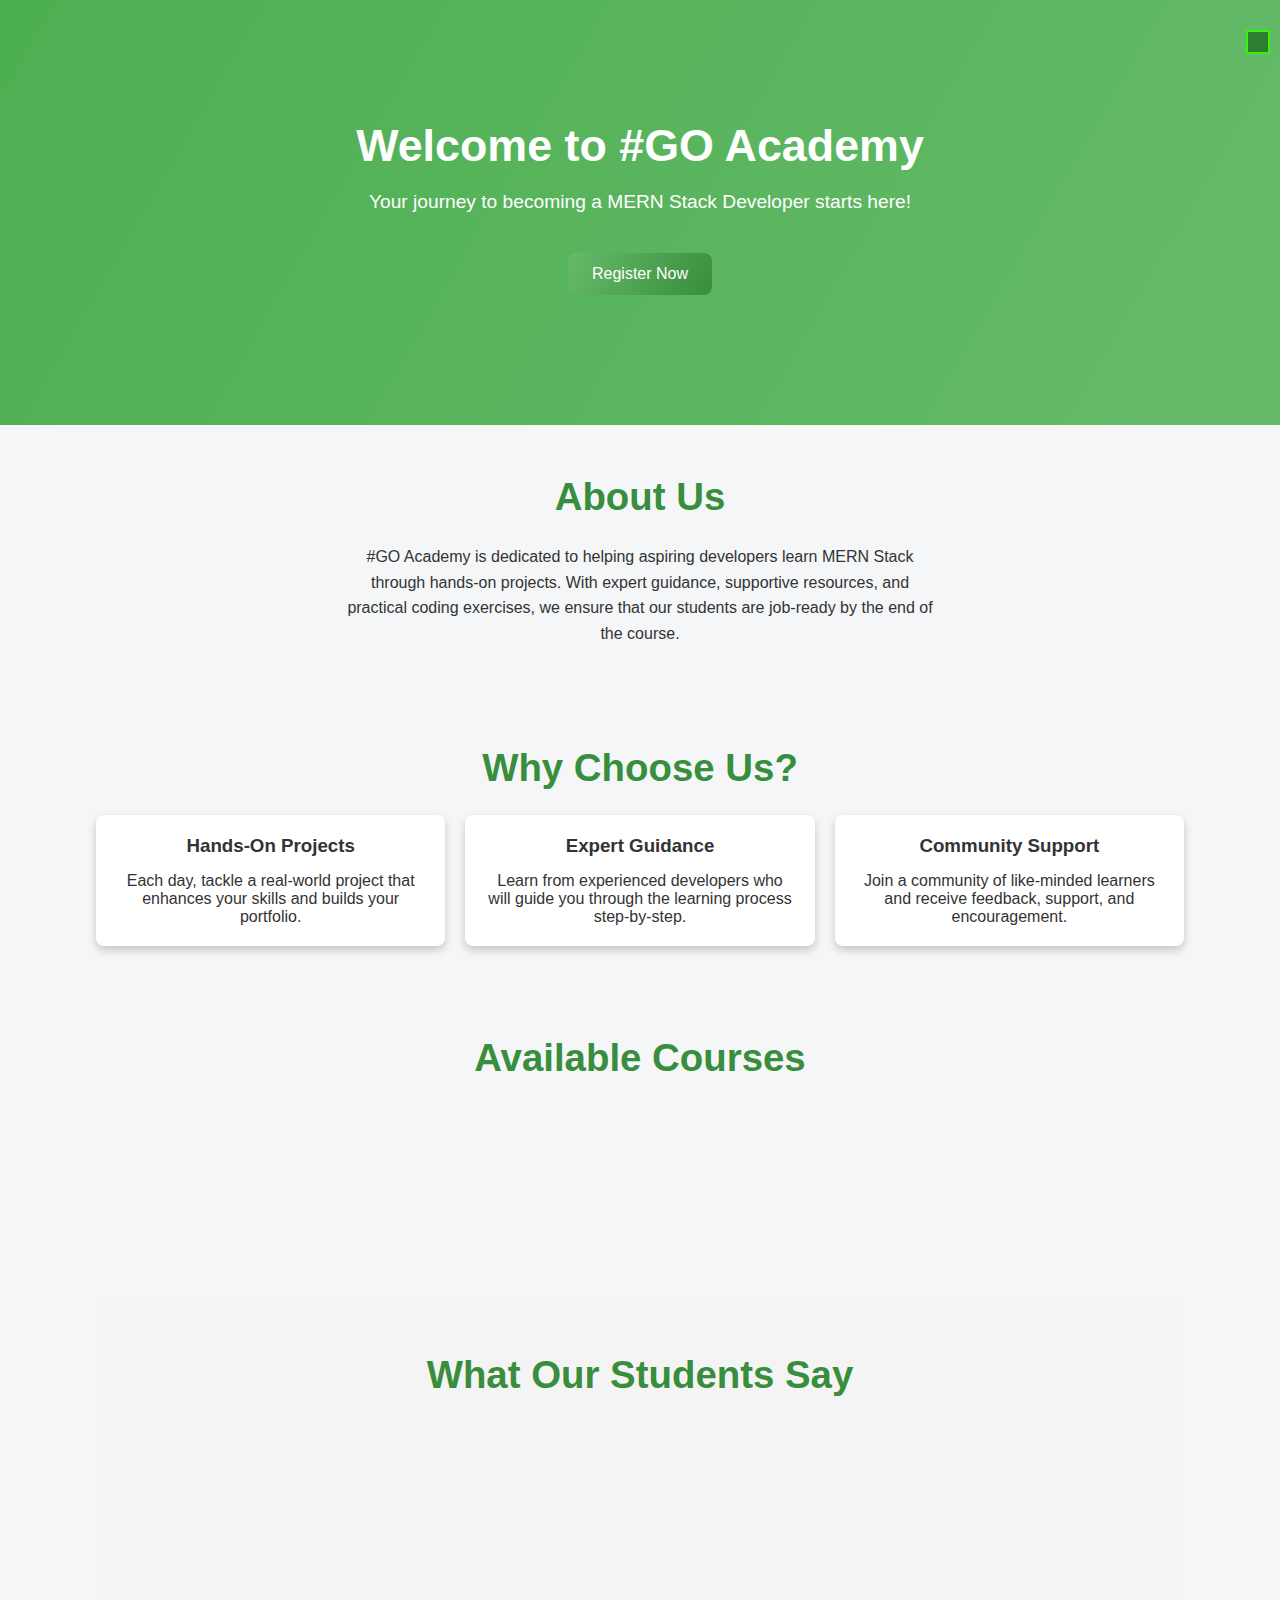
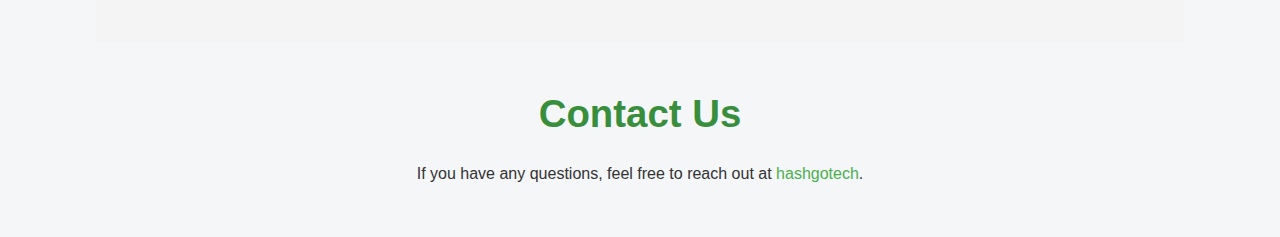
<file: index.html>
<!DOCTYPE html>
<html lang="en">
  <head>
    <meta charset="UTF-8" />
    <meta name="viewport" content="width=device-width, initial-scale=1.0" />
    <title>Hash GO</title>
    <link rel="stylesheet" href="styles.css" />
    <link
      rel="stylesheet"
      href="https://cdnjs.cloudflare.com/ajax/libs/font-awesome/5.15.3/css/all.min.css"
    />
  </head>
  <body>
    <!-- Header Section -->
    <header>
      <div class="container">
        <h1>Welcome to #GO Academy</h1>
        <p>Your journey to becoming a MERN Stack Developer starts here!</p>
        <button onclick="openRegistrationForm()">Register Now</button>
        <p id="countdown-timer" class="timer"></p>
      </div>
    </header>

    <!-- About Us Section -->
    <section id="about" class="container animated-card">
      <h2>About Us</h2>
      <p>
        #GO Academy is dedicated to helping aspiring developers learn MERN Stack
        through hands-on projects. With expert guidance, supportive resources,
        and practical coding exercises, we ensure that our students are
        job-ready by the end of the course.
      </p>
    </section>

    <!-- Features Section -->
    <section id="features" class="container">
      <h2>Why Choose Us?</h2>
      <div class="feature-list">
        <div class="feature-item animated-card">
          <h3>Hands-On Projects</h3>
          <p>
            Each day, tackle a real-world project that enhances your skills and
            builds your portfolio.
          </p>
        </div>
        <div class="feature-item animated-card">
          <h3>Expert Guidance</h3>
          <p>
            Learn from experienced developers who will guide you through the
            learning process step-by-step.
          </p>
        </div>
        <div class="feature-item animated-card">
          <h3>Community Support</h3>
          <p>
            Join a community of like-minded learners and receive feedback,
            support, and encouragement.
          </p>
        </div>
      </div>
    </section>

    <!-- Courses Section -->
    <section id="courses" class="container">
      <h2>Available Courses</h2>
      <div class="course-list">
        <div class="course-card animated-card">
          <h3>10 Projects in 15 Days</h3>
          <p>Learn the MERN Stack by building 10 hands-on projects!</p>
          <button onclick="openRegistrationForm()">Register</button>
          <button onclick="openCourseDetails()">Learn More</button>
        </div>

        <!-- Additional courses can be added here -->
      </div>
    </section>

    <!-- Testimonials Section -->
    <section id="testimonials" class="container">
      <h2>What Our Students Say</h2>
      <div class="testimonial-list">
        <div class="testimonial-item animated-card">
          <p>
            "I learned so much in just 15 days! The projects were engaging, and
            I felt supported every step of the way."
          </p>
          <p><strong>- sankar, Student</strong></p>
        </div>
        <div class="testimonial-item animated-card">
          <p>
            "The hands-on projects were exactly what I needed to build my
            skills. I now feel confident applying for jobs!"
          </p>
          <p><strong>- dk, Junior Developer</strong></p>
        </div>
      </div>
    </section>

    <!-- Contact Section -->
    <section id="contact" class="">
      <h2>Contact Us</h2>
      <p>
        If you have any questions, feel free to reach out at
        <a href="#">hashgotech</a>.
      </p>
    </section>

    <!-- Modal for Course Details -->
    <div id="course-details-modal" class="course-details-modal">
      <div class="course-details-content">
        <span class="close-btn" onclick="closeCourseDetails()">&times;</span>
        <h3>Course Overview</h3>
        <p>
          In this course, you will build 10 projects in just 15 days. Learn key
          web development concepts by hands-on coding experience!
        </p>
        <h4>Course Outline</h4>
        <div class="course-outline">
          <div class="outline-item">
            <i class="fas fa-tasks"></i>
            <div class="outline-text">
              <h5>1. To-Do List App</h5>
              <p>
                A basic app where users can add, edit, delete, and mark tasks as
                completed. Simple list management and task filtering.
              </p>
            </div>
          </div>
          <div class="outline-item">
            <i class="fas fa-sticky-note"></i>
            <div class="outline-text">
              <h5>2. Notes App</h5>
              <p>
                A simple app for users to write, save, and delete notes. CRUD
                functionality for text-based notes.
              </p>
            </div>
          </div>
          <div class="outline-item">
            <i class="fas fa-cloud-sun"></i>
            <div class="outline-text">
              <h5>3. Weather App</h5>
              <p>
                An app that fetches weather data based on user input for a
                location. Displays real-time weather data.
              </p>
            </div>
          </div>
          <div class="outline-item">
            <i class="fas fa-utensils"></i>
            <div class="outline-text">
              <h5>4. Recipe Book</h5>
              <p>
                Allows users to save and categorize recipes. Features include
                recipe name, ingredients, and instructions with CRUD operations.
              </p>
            </div>
          </div>
          <div class="outline-item">
            <i class="fas fa-dollar-sign"></i>
            <div class="outline-text">
              <h5>5. Expense Tracker</h5>
              <p>
                A basic app for tracking income and expenses. Features include
                add/edit/delete transactions and balance tracking.
              </p>
            </div>
          </div>
          <div class="outline-item">
            <i class="fas fa-pen-alt"></i>
            <div class="outline-text">
              <h5>6. Simple Blog</h5>
              <p>
                Create, read, edit, and delete blog posts. Simple CRUD
                operations for blog content management.
              </p>
            </div>
          </div>
          <div class="outline-item">
            <i class="fas fa-address-book"></i>
            <div class="outline-text">
              <h5>7. Contact Manager</h5>
              <p>
                A contact manager app where users can store, edit, and view
                contact details. CRUD operations for name, phone, and email.
              </p>
            </div>
          </div>
          <div class="outline-item">
            <i class="fas fa-hourglass-start"></i>
            <div class="outline-text">
              <h5>8. Countdown Timer</h5>
              <p>
                A countdown timer where users can set a target date and time.
                Includes timer display and reset functionality.
              </p>
            </div>
          </div>
          <div class="outline-item">
            <i class="fas fa-calendar-check"></i>
            <div class="outline-text">
              <h5>9. Habit Tracker</h5>
              <p>
                A habit tracker where users can track their daily habits with
                simple checkboxes for each day of the week.
              </p>
            </div>
          </div>
          <div class="outline-item">
            <i class="fas fa-quote-right"></i>
            <div class="outline-text">
              <h5>10. Quotes Generator</h5>
              <p>
                Displays a random quote on each refresh or button click. Can
                fetch quotes from an API or static list.
              </p>
            </div>
          </div>
        </div>
      </div>
    </div>

    <!-- Registration Form Modal -->
    <div id="registrationModal" class="modal">
      <div class="modal-content">
        <span class="close-button" onclick="closeRegistrationForm()"
          >&times;</span
        >
        <h2>Register for Course</h2>
        <form id="registrationForm">
          <label for="name">Full Name</label>
          <input type="text" id="name" name="name" required />

          <label for="email">Email</label>
          <input type="email" id="email" name="email" required />

          <label for="phonenumber">Phone Number</label>
          <input type="tel" id="phonenumber" name="phonenumber" required />

          <label for="course">Select Course:</label>
          <select id="course" name="course" required>
            <option value="" disabled selected hidden>Select Course</option>
            <option value="10 Projects in 15 Days">
              10 Projects in 15 Days
            </option>
          </select>

          <button type="submit">Register</button>
        </form>
      </div>
    </div>

    <!-- Toast -->
    <!-- Success Toast -->
    <div id="success-toast" class="toast success-toast">
      <span id="success-message">Operation was successful!</span>
    </div>

    <!-- Error Toast -->
    <div id="error-toast" class="toast error-toast">
      <span id="error-message">Something went wrong!</span>
    </div>

    <script src="script.js"></script>
  </body>
</html>
</file>
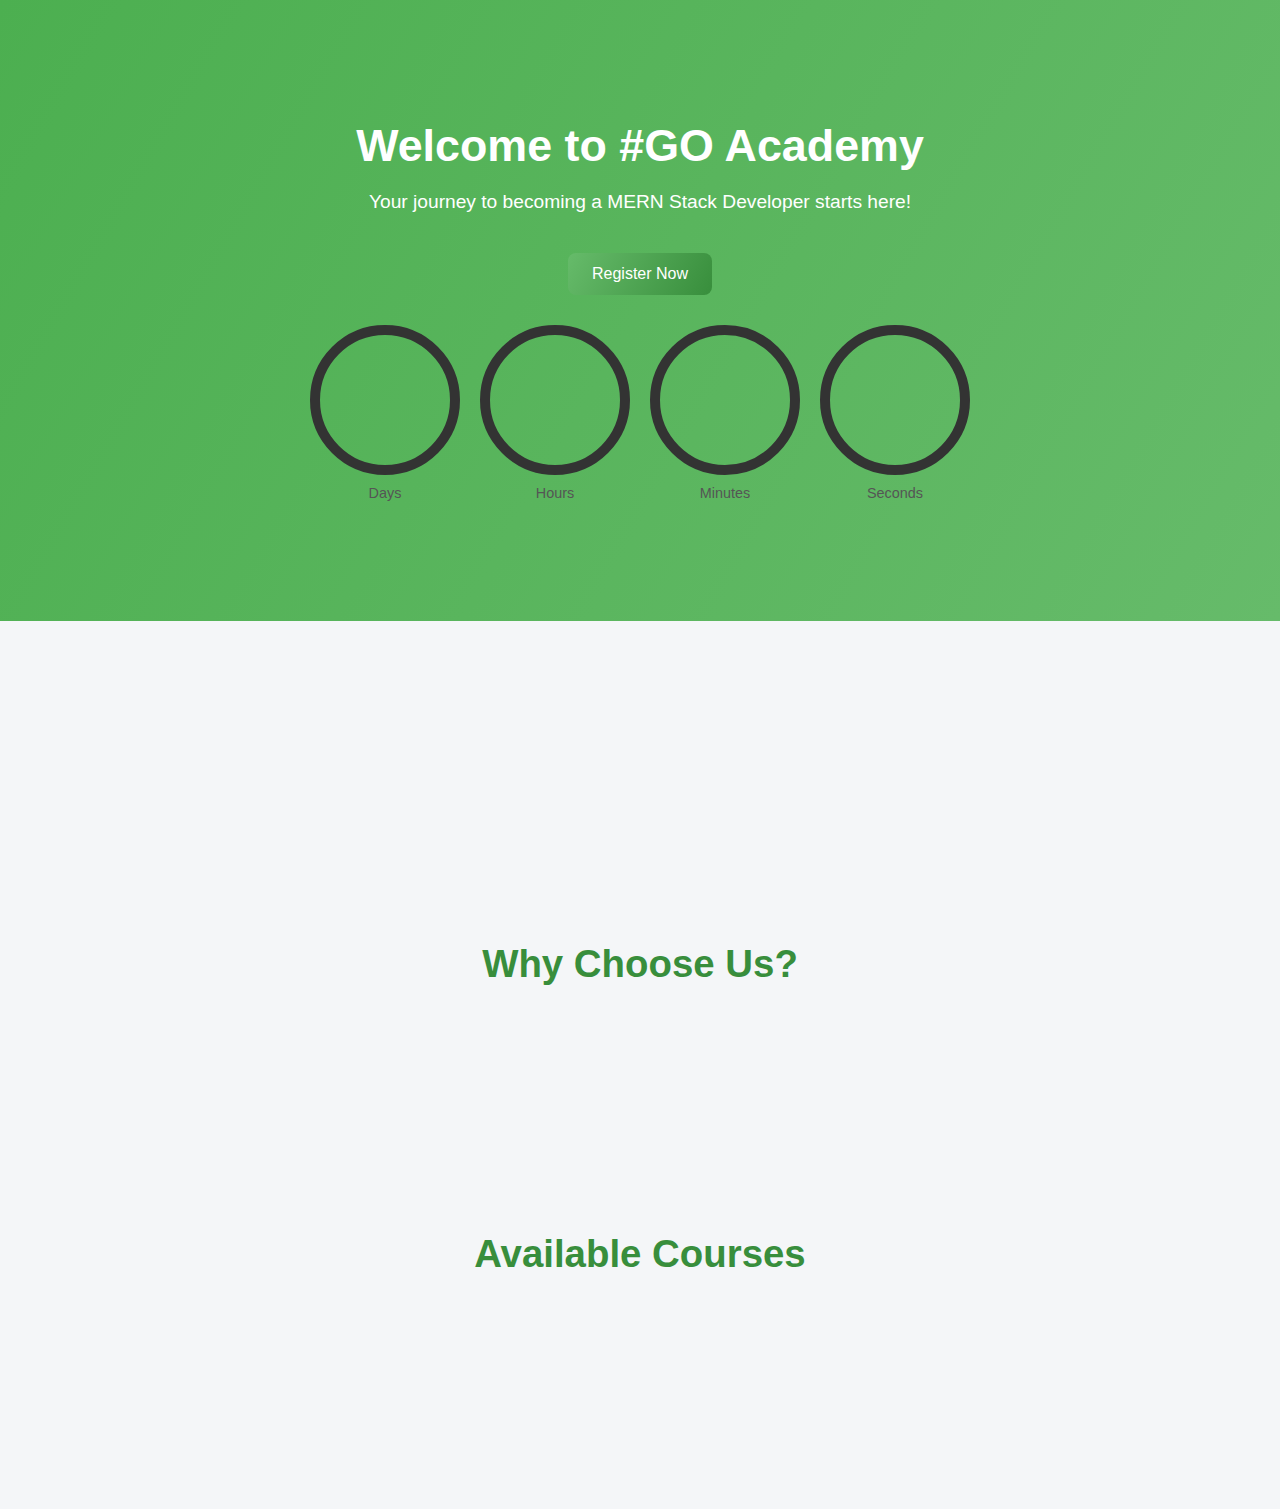
<file: demo.html>
<!DOCTYPE html>
<html lang="en">
  <head>
    <meta charset="UTF-8" />
    <meta name="viewport" content="width=device-width, initial-scale=1.0" />
    <title>Hash GO</title>
    <link rel="stylesheet" href="styles.css" />
    <link
      rel="stylesheet"
      href="https://cdnjs.cloudflare.com/ajax/libs/font-awesome/5.15.3/css/all.min.css"
    />
    <style>
      /* Styles for modals, buttons, and timer */
      .modal {
        display: none;
        position: fixed;
        z-index: 1;
        padding-top: 100px;
        left: 0;
        top: 0;
        width: 100%;
        height: 100%;
        overflow: auto;
        background-color: rgb(0, 0, 0);
        background-color: rgba(0, 0, 0, 0.4);
      }

      .modal-content {
        background-color: #fefefe;
        margin: auto;
        padding: 20px;
        border: 1px solid #888;
        width: 80%;
        max-width: 600px;
        border-radius: 10px;
      }

      .close-button,
      .close-btn {
        color: #aaa;
        float: right;
        font-size: 28px;
        font-weight: bold;
        cursor: pointer;
      }

      .close-button:hover,
      .close-btn:hover {
        color: #000;
      }

      /* Countdown Timer Clock */
      .clock {
        display: flex;
        justify-content: center;
        align-items: center;
        margin-top: 20px;
      }

      .circle {
        width: 150px;
        height: 150px;
        border: 10px solid #333;
        border-radius: 50%;
        position: relative;
        display: flex;
        justify-content: center;
        align-items: center;
        font-size: 1.5rem;
        color: #333;
        font-weight: bold;
      }

      .circle span {
        position: absolute;
        font-size: 2rem;
        font-weight: bold;
      }

      .label {
        font-size: 0.9rem;
        color: #555;
        margin-top: 10px;
      }

      .time-container {
        display: flex;
        justify-content: center;
        align-items: center;
        gap: 20px;
        margin-top: 20px;
      }

      .time-box {
        text-align: center;
      }
    </style>
  </head>
  <body>
    <!-- Header Section -->
    <header>
      <div class="container">
        <h1>Welcome to #GO Academy</h1>
        <p>Your journey to becoming a MERN Stack Developer starts here!</p>
        <button onclick="openRegistrationForm()">Register Now</button>
        <!-- Countdown Clock -->
        <div class="time-container">
          <div class="time-box">
            <div class="circle"><span id="days"></span></div>
            <div class="label">Days</div>
          </div>
          <div class="time-box">
            <div class="circle"><span id="hours"></span></div>
            <div class="label">Hours</div>
          </div>
          <div class="time-box">
            <div class="circle"><span id="minutes"></span></div>
            <div class="label">Minutes</div>
          </div>
          <div class="time-box">
            <div class="circle"><span id="seconds"></span></div>
            <div class="label">Seconds</div>
          </div>
        </div>
      </div>
    </header>

    <!-- About Us Section -->
    <section id="about" class="container animated-card">
      <h2>About Us</h2>
      <p>
        #GO Academy is dedicated to helping aspiring developers learn MERN Stack
        through hands-on projects. With expert guidance, supportive resources,
        and practical coding exercises, we ensure that our students are
        job-ready by the end of the course.
      </p>
    </section>

    <!-- Features Section -->
    <section id="features" class="container">
      <h2>Why Choose Us?</h2>
      <div class="feature-list">
        <div class="feature-item animated-card">
          <h3>Hands-On Projects</h3>
          <p>
            Each day, tackle a real-world project that enhances your skills and
            builds your portfolio.
          </p>
        </div>
        <div class="feature-item animated-card">
          <h3>Expert Guidance</h3>
          <p>
            Learn from experienced developers who will guide you through the
            learning process step-by-step.
          </p>
        </div>
        <div class="feature-item animated-card">
          <h3>Community Support</h3>
          <p>
            Join a community of like-minded learners and receive feedback,
            support, and encouragement.
          </p>
        </div>
      </div>
    </section>

    <!-- Courses Section -->
    <section id="courses" class="container">
      <h2>Available Courses</h2>
      <div class="course-list">
        <div class="course-card animated-card">
          <h3>10 Projects in 15 Days</h3>
          <p>Learn the MERN Stack by building 10 hands-on projects!</p>
          <button onclick="openRegistrationForm()">Register</button>
          <button onclick="openCourseDetails()">Learn More</button>
        </div>
      </div>
    </section>

    <!-- Modal for Course Details -->
    <div id="course-details-modal" class="modal">
      <div class="modal-content">
        <span class="close-btn" onclick="closeCourseDetails()">&times;</span>
        <h3>Course Overview</h3>
        <p>
          In this course, you will build 10 projects in just 15 days. Learn key
          web development concepts by hands-on coding experience!
        </p>
        <h4>Course Outline</h4>
        <!-- Course outline here -->
      </div>
    </div>

    <!-- Registration Form Modal -->
    <div id="registrationModal" class="modal">
      <div class="modal-content">
        <span class="close-button" onclick="closeRegistrationForm()"
          >&times;</span
        >
        <h2>Register for Course</h2>
        <form id="registrationForm">
          <label for="name">Full Name</label>
          <input type="text" id="name" name="name" required />

          <label for="email">Email</label>
          <input type="email" id="email" name="email" required />

          <label for="Phonenumber">Phonenumber</label>
          <input type="tel" id="Phonenumber" name="Phonenumber" required />

          <label for="course">Select Course:</label>
          <select id="course" name="course">
            <option value="" disabled selected hidden>Select Course</option>
            <option value="10 Projects in 15 Days">
              10 Projects in 15 Days
            </option>
          </select>

          <button type="submit">Register</button>
        </form>
      </div>
    </div>

    <script>
      // Countdown Timer Script for Clock UI
      function calculateTimeRemaining(endDate) {
        const now = new Date().getTime();
        const distance = endDate - now;

        const days = Math.floor(distance / (1000 * 60 * 60 * 24));
        const hours = Math.floor(
          (distance % (1000 * 60 * 60 * 24)) / (1000 * 60 * 60)
        );
        const minutes = Math.floor((distance % (1000 * 60 * 60)) / (1000 * 60));
        const seconds = Math.floor((distance % (1000 * 60)) / 1000);

        return { days, hours, minutes, seconds, distance };
      }

      function startCountdown(targetDate) {
        const countdown = setInterval(() => {
          const { days, hours, minutes, seconds, distance } =
            calculateTimeRemaining(targetDate);

          document.getElementById("days").textContent = days;
          document.getElementById("hours").textContent = hours;
          document.getElementById("minutes").textContent = minutes;
          document.getElementById("seconds").textContent = seconds;

          if (distance < 0) {
            clearInterval(countdown);
            document.getElementById("days").textContent = "0";
            document.getElementById("hours").textContent = "0";
            document.getElementById("minutes").textContent = "0";
            document.getElementById("seconds").textContent = "0";
          }
        }, 1000);
      }

      function getNextMonday() {
        const now = new Date();
        const nextMonday = new Date(now);
        nextMonday.setDate(now.getDate() + (8 - now.getDay()));
        nextMonday.setHours(0, 0, 0, 0);

        return nextMonday;
      }

      // Start countdown
      const nextMonday = getNextMonday();
      startCountdown(nextMonday);

      // Modal Functions
      function openRegistrationForm() {
        document.getElementById("registrationModal").style.display = "block";
      }

      function closeRegistrationForm() {
        document.getElementById("registrationModal").style.display = "none";
      }

      function openCourseDetails() {
        document.getElementById("course-details-modal").style.display = "block";
      }

      function closeCourseDetails() {
        document.getElementById("course-details-modal").style.display = "none";
      }

      // Close the modal when clicking outside of it
      window.onclick = function (event) {
        const registrationModal = document.getElementById("registrationModal");
        const courseDetailsModal = document.getElementById(
          "course-details-modal"
        );
        if (event.target == registrationModal) {
          registrationModal.style.display = "none";
        }
        if (event.target == courseDetailsModal) {
          courseDetailsModal.style.display = "none";
        }
      };
    </script>
  </body>
</html>
</file>
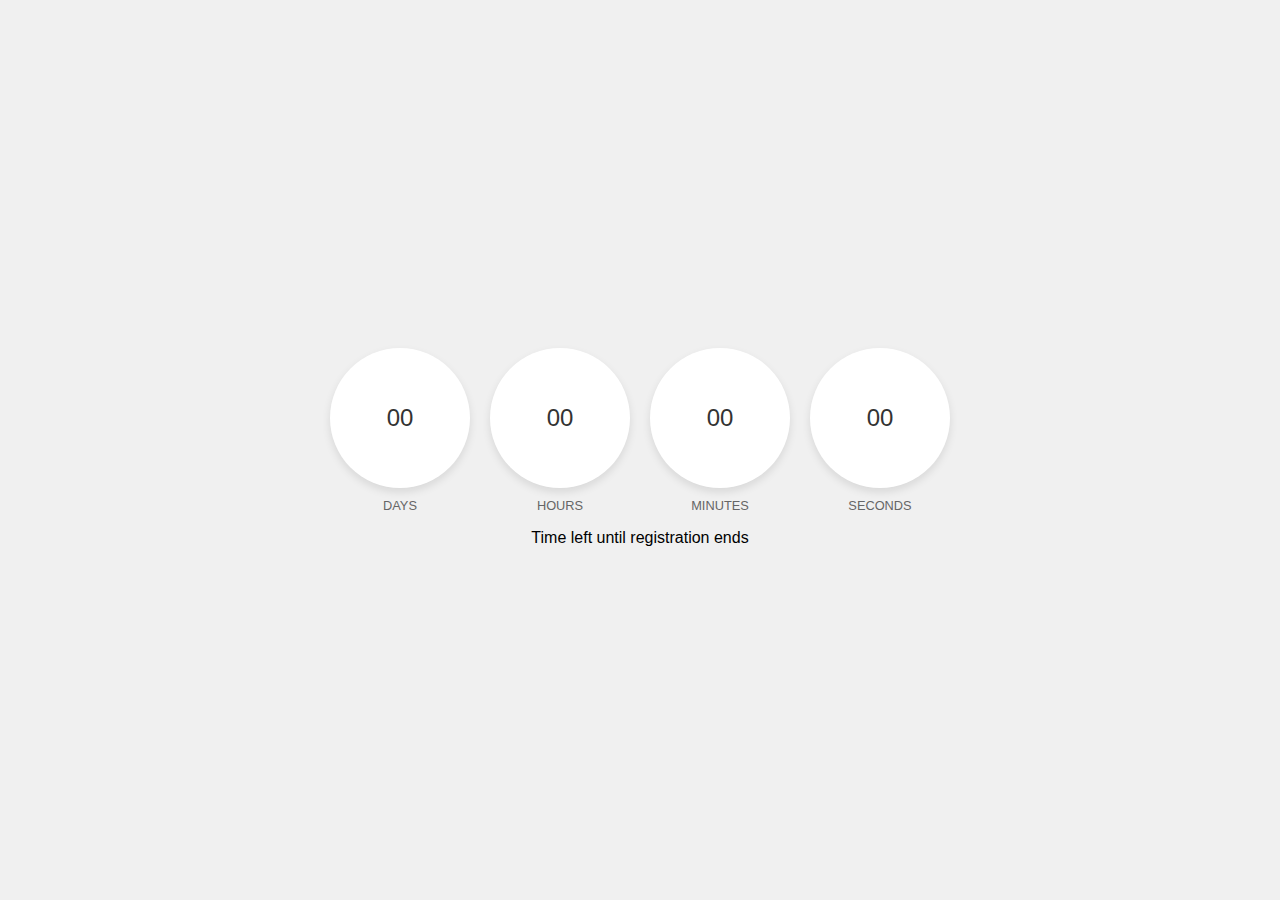
<file: timer.html>
<!DOCTYPE html>
<html lang="en">
<head>
    <meta charset="UTF-8">
    <meta name="viewport" content="width=device-width, initial-scale=1.0">
    <title>Course Registration Countdown</title>
    <style>
        body {
            display: flex;
            justify-content: center;
            align-items: center;
            height: 100vh;
            margin: 0;
            background-color: #f0f0f0;
            font-family: 'Arial', sans-serif;
        }

        .timer-container {
            text-align: center;
        }

        .timer-box {
            display: inline-block;
            margin: 10px;
            background-color: #fff;
            padding: 20px;
            border-radius: 50%;
            box-shadow: 0 4px 8px rgba(0, 0, 0, 0.1);
            width: 100px;
            height: 100px;
            display: flex;
            justify-content: center;
            align-items: center;
            font-size: 1.5em;
            color: #333;
        }

        .label {
            display: block;
            margin-top: 10px;
            font-size: 0.8em;
            text-transform: uppercase;
            color: #666;
        }

        #timer {
            display: flex;
            justify-content: center;
        }

        .digit {
            display: inline-block;
        }
    </style>
</head>
<body>
    <div class="timer-container">
        <div id="timer">
            <div class="digit">
                <div class="timer-box" id="days">00</div>
                <div class="label">Days</div>
            </div>
            <div class="digit">
                <div class="timer-box" id="hours">00</div>
                <div class="label">Hours</div>
            </div>
            <div class="digit">
                <div class="timer-box" id="minutes">00</div>
                <div class="label">Minutes</div>
            </div>
            <div class="digit">
                <div class="timer-box" id="seconds">00</div>
                <div class="label">Seconds</div>
            </div>
        </div>
        <p>Time left until registration ends</p>
    </div>

    <script>
        function calculateTimeRemaining(endDate) {
            const now = new Date().getTime();
            const distance = endDate - now;

            const days = Math.floor(distance / (1000 * 60 * 60 * 24));
            const hours = Math.floor((distance % (1000 * 60 * 60 * 24)) / (1000 * 60 * 60));
            const minutes = Math.floor((distance % (1000 * 60 * 60)) / (1000 * 60));
            const seconds = Math.floor((distance % (1000 * 60)) / 1000);

            return { days, hours, minutes, seconds, distance };
        }

        function startCountdown(targetDate) {
            const countdown = setInterval(() => {
                const { days, hours, minutes, seconds, distance } = calculateTimeRemaining(targetDate);

                document.getElementById('days').textContent = days < 10 ? '0' + days : days;
                document.getElementById('hours').textContent = hours < 10 ? '0' + hours : hours;
                document.getElementById('minutes').textContent = minutes < 10 ? '0' + minutes : minutes;
                document.getElementById('seconds').textContent = seconds < 10 ? '0' + seconds : seconds;

                if (distance < 0) {
                    clearInterval(countdown);
                    document.getElementById('days').textContent = "00";
                    document.getElementById('hours').textContent = "00";
                    document.getElementById('minutes').textContent = "00";
                    document.getElementById('seconds').textContent = "00";
                    alert("Registration Closed!");
                }
            }, 1000);
        }

        function getNextMonday() {
            const now = new Date();
            const nextMonday = new Date(now);
            nextMonday.setDate(now.getDate() + (8 - now.getDay())); // Calculate the next Monday
            nextMonday.setHours(0, 0, 0, 0); // Set the time to 00:00:00 for next Monday

            return nextMonday.getTime();
        }

        window.onload = function () {
            const nextMonday = getNextMonday();
            startCountdown(nextMonday);
        };
    </script>
</body>
</html>
</file>
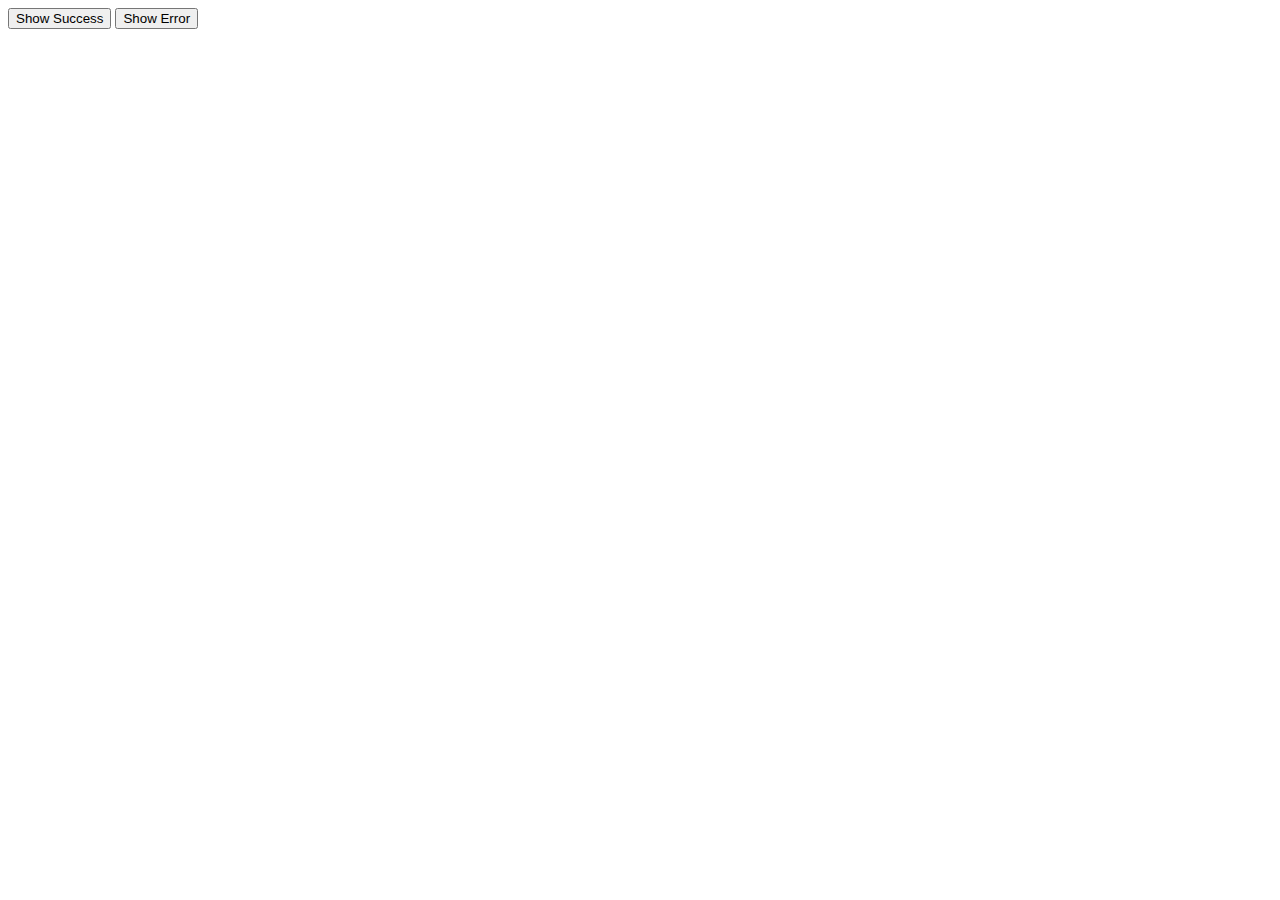
<file: toast.html>
<!DOCTYPE html>
<html lang="en">
<head>
  <meta charset="UTF-8">
  <meta name="viewport" content="width=device-width, initial-scale=1.0">
  <title>Toast Notifications</title>
  <style>
    /* Basic Toast Styles */
    .toast {
      position: fixed;
      bottom: 20px;
      right: 20px;
      min-width: 200px;
      padding: 10px 20px;
      border-radius: 5px;
      color: black;
      font-size: 16px;
      box-shadow: 0 4px 6px rgba(0, 0, 0, 0.1);
      opacity: 0;
      transition: opacity 0.5s ease-in-out;
      display: flex;
      justify-content: space-between;
      align-items: center;
    }

    /* Success Toast Styles */
    .success-toast {
      background-color: #fff;
      border-bottom: 3px solid green;
    }

    /* Error Toast Styles */
    .error-toast {
      background-color: #fff;
      border-bottom: 3px solid red;
    }

    /* Show Toast */
    .show {
      opacity: 1;
    }

    /* Close Button */
    .close-btn {
      background: none;
      border: none;
      font-size: 18px;
      font-weight: bold;
      cursor: pointer;
      color: #888;
    }

    .close-btn:hover {
      color: #333;
    }
  </style>
</head>
<body>

  <!-- Success Toast -->
  <div id="success-toast" class="toast success-toast">
    <span id="success-message">Operation was successful!</span>
    <button class="close-btn" onclick="closeToast('success-toast')">&times;</button>
  </div>

  <!-- Error Toast -->
  <div id="error-toast" class="toast error-toast">
    <span id="error-message">Something went wrong!</span>
    <button class="close-btn" onclick="closeToast('error-toast')">&times;</button>
  </div>

  <button onclick="showToast('success', 'lost')">Show Success</button>
  <button onclick="showToast('error', 'Custom Error Message!')">Show Error</button>

  <script>
    // Function to show toast with dynamic content
    function showToast(type, message) {
      let toast, messageElement;
      if (type === 'success') {
        toast = document.getElementById('success-toast');
        messageElement = document.getElementById('success-message');
        toast.classList.add('show');
      } else if (type === 'error') {
        toast = document.getElementById('error-toast');
        messageElement = document.getElementById('error-message');
        toast.classList.add('show');
      }

      // Set the message dynamically
      messageElement.textContent = message;
      
      // Hide the toast after 3 seconds
      setTimeout(() => {
        toast.classList.remove('show');
      }, 3000);
    }

    // Function to close a specific toast
    function closeToast(toastId) {
      const toast = document.getElementById(toastId);
      toast.classList.remove('show');
    }
  </script>

</body>
</html>
</file>
<file: styles.css>
* {
  box-sizing: border-box;
  margin: 0;
  padding: 0;
  font-family: Arial, sans-serif;
}

body,
h1,
h2,
p,
button {
  margin: 0;
  padding: 0;
  font-family: Arial, sans-serif;
}
html {
  scroll-behavior: smooth;
}

body::-webkit-scrollbar {
  display: none;
}

body {
  background-color: #f4f6f8;
  color: #333;
  -ms-overflow-style: none;
  scrollbar-width: none;
}

header {
  background: linear-gradient(120deg, #4caf50, #66bb6a);
  color: white;
  padding: 80px 0;
  text-align: center;
  /* border-radius: 0 0 20px 20px; */
}
header h1 {
  font-size: 2.8em;
  margin-bottom: 20px;
}

header p {
  font-size: 1.2em;
  margin-bottom: 30px;
}

header button {
  background: linear-gradient(120deg, #66bb6a, #388e3c);
  color: white;
  padding: 12px 24px;
  border: none;
  border-radius: 8px;
  cursor: pointer;
  font-size: 1em;
  transition: background 0.3s ease;
}

header button:hover {
  background: linear-gradient(120deg, #388e3c, #2e7d32);
}

/* Section headings with padding */
h2 {
  font-size: 2.4em;
  margin-bottom: 25px;
  color: #388e3c;
}

.container {
  width: 85%;
  margin: auto;
  padding: 40px 0;
}

/* h1, h2 { */
/* margin-bottom: 20px;
} */

.course-list {
  display: flex;
  flex-wrap: wrap;
  gap: 20px;
}

.course-card {
  background: white;
  padding: 20px;
  border-radius: 8px;
  box-shadow: 0 4px 8px rgba(0, 0, 0, 0.2);
  flex: 1;
  /* min-width: 200px; */
  width: 90%;
  text-align: center;
}

.course-card h3 {
  margin-bottom: 15px;
}

.course-card button {
  margin-top: 15px;
  background: #4caf50;
  color: white;
  padding: 10px 20px;
  border: none;
  border-radius: 5px;
  cursor: pointer;
  font-size: 1em;
}

.course-card button:hover {
  background: #45a049;
  transform: scale(1.1);
}

/* Modal Styling */
.modal {
  display: none;
  position: fixed;
  top: 0;
  left: 0;
  width: 100vw;
  height: 100vh;
  background: rgba(0, 0, 0, 0.6);
  justify-content: center;
  align-items: center;
}

.modal-content {
  position: absolute; /* Now absolute to position within the modal */
  top: 50%;
  left: 50%;
  transform: translate(-50%, -50%);
  background: white;
  padding: 30px;
  border-radius: 10px;
  max-width: 500px;
  width: 90%;
  text-align: center;
}

.close-button {
  position: absolute;
  top: 15px;
  right: 15px;
  cursor: pointer;
  font-size: 24px;
}

label {
  display: block;
  margin: 15px 0 5px;
  color: #2e7d32;
  font-weight: 900;
}

input,
select {
  width: 100%;
  padding: 8px;
  margin: 5px 0 15px;
  border: 1px solid #2e7d326e;
  border-radius: 5px;
}

button[type="submit"] {
  width: 100%;
  padding: 10px;
  background: #4caf50;
  color: white;
  border: none;
  border-radius: 5px;
  cursor: pointer;
}

button[type="submit"]:hover {
  background: #45a049;
}

/* Responsive Design */
@media (max-width: 768px) {
  .course-list {
    flex-direction: column;
  }
}
/* About Us Section */
#about {
  text-align: center;
  padding: 50px 0;
}

#about p {
  max-width: 600px;
  margin: 0 auto;
  line-height: 1.6;
}

/* Features Section */
#features {
  text-align: center;
  padding: 50px 0;
}

.feature-list {
  display: flex;
  flex-wrap: wrap; /* This allows the items to wrap into rows */
  gap: 20px;
  justify-content: center;
}

.feature-item {
  background: #fff;
  padding: 20px;
  border-radius: 8px;
  box-shadow: 0 4px 8px rgba(0, 0, 0, 0.2);
  /* width: calc(33.33% - 20px); Each item will take up 1/3 of the width, with space for gaps */
  width: 200px;
  text-align: center;
  box-sizing: border-box; /* Ensures padding is included in the width calculation */
}

.feature-item h3 {
  margin-bottom: 15px;
}

/* @media (max-width: 768px) {
  .feature-item {
    width: calc(50% - 20px); /* On smaller screens, two items per row */
/* }
} */

/* Modal input focus effect */
.modal input:focus,
.modal select:focus,
.modal textarea:focus {
  outline: none; /* Removes default browser outline */
  border: 2px solid #4caf50; /* Adds a custom green border on focus */
  box-shadow: 0 0 8px rgba(76, 175, 80, 0.5); /* Adds a shadow to make the input pop */
  transition: border 0.3s ease, box-shadow 0.3s ease; /* Smooth transition for focus effect */
}

@media (max-width: 480px) {
  .feature-item {
    width: 100%; /* On very small screens, one item per row */
  }
  .course-card {
    width: 90%; /* On very small screens, one item per row */
    padding: 5px;
  }
  .course-details-modal {
    width: 80%;
    height: 80%;
  }
  #courses {
    margin-left: 0;
  }
}

/* Testimonials Section */
#testimonials {
  background: #f4f4f4;
  padding: 50px 0;
  text-align: center;
}

.testimonial-list {
  display: flex;
  flex-wrap: wrap;
  gap: 20px;
  justify-content: center;
}
.testimonial-item p {
  margin-bottom: 20px;
}

.testimonial-item {
  background: #fff;
  padding: 20px;
  border-radius: 8px;
  box-shadow: 0 4px 8px rgba(0, 0, 0, 0.2);
  width: 300px;
}

/* Contact Section */
#contact {
  text-align: center;
  padding: 50px 0;
}

#contact p {
  line-height: 1.6;
}

#contact a {
  color: #4caf50;
  text-decoration: none;
}

#contact a:hover {
  text-decoration: underline;
}

/* Scroll Animation */
.animated-card {
  opacity: 0;
  transform: translateY(50px);
  transition: opacity 0.6s ease, transform 0.6s ease;
}

.animated-card.visible {
  opacity: 1;
  transform: translateY(0);
}
.course-card,
.feature-item {
  background: white;
  padding: 20px;
  border-radius: 8px;
  box-shadow: 0 4px 8px rgba(0, 0, 0, 0.2);
  flex: 1;
  text-align: center;
  transition: transform 0.3s ease, box-shadow 0.3s ease;
}

.course-card:hover,
.feature-item:hover {
  transform: translateY(-10px) scale(1.05); /* Slight lift and scale */
  box-shadow: 0 6px 12px rgba(0, 0, 0, 0.3); /* Add more shadow for depth */
}

.container {
  max-width: 1200px;
  margin: auto;
  padding: 40px 20px;
  text-align: center;
}
.course-details-content h3 {
  margin-bottom: 20px;
}

.course-details-content::-webkit-scrollbar {
  display: none;
}

::-webkit-scrollbar {
  display: none;
}

.course-details-content p {
  margin-bottom: 20px;
}
.course-list {
  display: flex;
  flex-wrap: wrap;
  justify-content: center;
  gap: 20px;
}

.course-card {
  background: #f9f9f9;
  padding: 20px;
  border-radius: 10px;
  width: 300px;
  box-shadow: 0 4px 10px rgba(0, 0, 0, 0.1);
  transition: transform 0.3s;
}

.course-card:hover {
  transform: scale(1.05);
}

/* Modal styling */
.course-details-modal {
  display: none;
  position: fixed;
  top: 0;
  left: 0;
  width: 100%;
  height: 100%;
  background: rgba(0, 0, 0, 0.6);
  justify-content: center;
  align-items: center;
  transition: opacity 0.3s ease-in-out;
  opacity: 0;
}

.course-details-modal.show-modal {
  opacity: 1;
}

.course-details-content {
  background: #fff;
  padding: 30px;
  border-radius: 15px;
  max-width: 600px;
  text-align: left;
  max-height: 90vh;
  overflow-y: auto;
  box-shadow: 0 4px 20px rgba(0, 0, 0, 0.2);
  animation: slide-in 0.3s ease-out;
  position: relative;
}

.close-btn {
  position: absolute;
  top: 15px;
  right: 20px;
  font-size: 30px;
  color: #333;
  cursor: pointer;
  transition: color 0.2s;
}

.close-btn:hover {
  color: #e74c3c;
}

.course-outline {
  margin-top: 20px;
}

.outline-item {
  display: flex;
  align-items: flex-start;
  margin-bottom: 15px;
  padding: 15px;
  background-color: #f3f4f6;
  border-radius: 10px;
  transition: background-color 0.3s, box-shadow 0.3s;
}

.outline-item:hover {
  background-color: #e8eaf6;
  box-shadow: 0 4px 10px rgba(0, 0, 0, 0.1);
}

.outline-item i {
  font-size: 22px;
  margin-right: 15px;
  color: #3498db;
}

.outline-text h5 {
  font-size: 18px;
  margin: 0;
  color: #2c3e50;
}

.outline-text p {
  margin: 5px 0 0;
  color: #555;
}

button {
  padding: 10px 20px;
  margin: 10px;
  border: none;
  border-radius: 5px;
  cursor: pointer;
  color: #fff;
  background-color: #3498db;
  transition: background 0.3s;
}

button:hover {
  background-color: #2980b9;
}

/* Modal open animation */
@keyframes slide-in {
  from {
    transform: translateY(100%);
  }
  to {
    transform: translateY(0);
  }
}
.timer {
  font-size: 1.2em;
  font-weight: bold;
  position: absolute;
  z-index: 100;
  background-color: #2e7d32;
  top: 30px;
  right: 10px;
  padding: 10px;
  border: 2px solid #38f405;
}
.timer:hover {
  background-color: #38f405;
  cursor: pointer;
}

@media (min-width: 768px) {
  header {
    flex-direction: column;
  }
}
@media (max-width: 480px) {
  .timer {
    font-size: 1em;
    top: 10px;
  }
}

/* Basic Toast Styles */
.toast {
  position: fixed;
  bottom: 20px;
  right: 20px;
  min-width: 200px;
  padding: 10px 20px;
  border-radius: 5px;
  color: black;
  font-size: 16px;
  box-shadow: 0 4px 6px rgba(0, 0, 0, 0.1);
  opacity: 0;
  transition: opacity 0.5s ease-in-out;
  display: flex;
  justify-content: space-between;
  align-items: center;
}

/* Success Toast Styles */
.success-toast {
  background-color: #fff;
  border-bottom: 3px solid green;
}

/* Error Toast Styles */
.error-toast {
  background-color: #fff;
  border-bottom: 3px solid red;
}

/* Show Toast */
.show {
  opacity: 1;
}

/* Close Button */
.close-btn {
  background: none;
  border: none;
  font-size: 18px;
  font-weight: bold;
  cursor: pointer;
  color: #888;
}

.close-btn:hover {
  color: #333;
}
</file>
